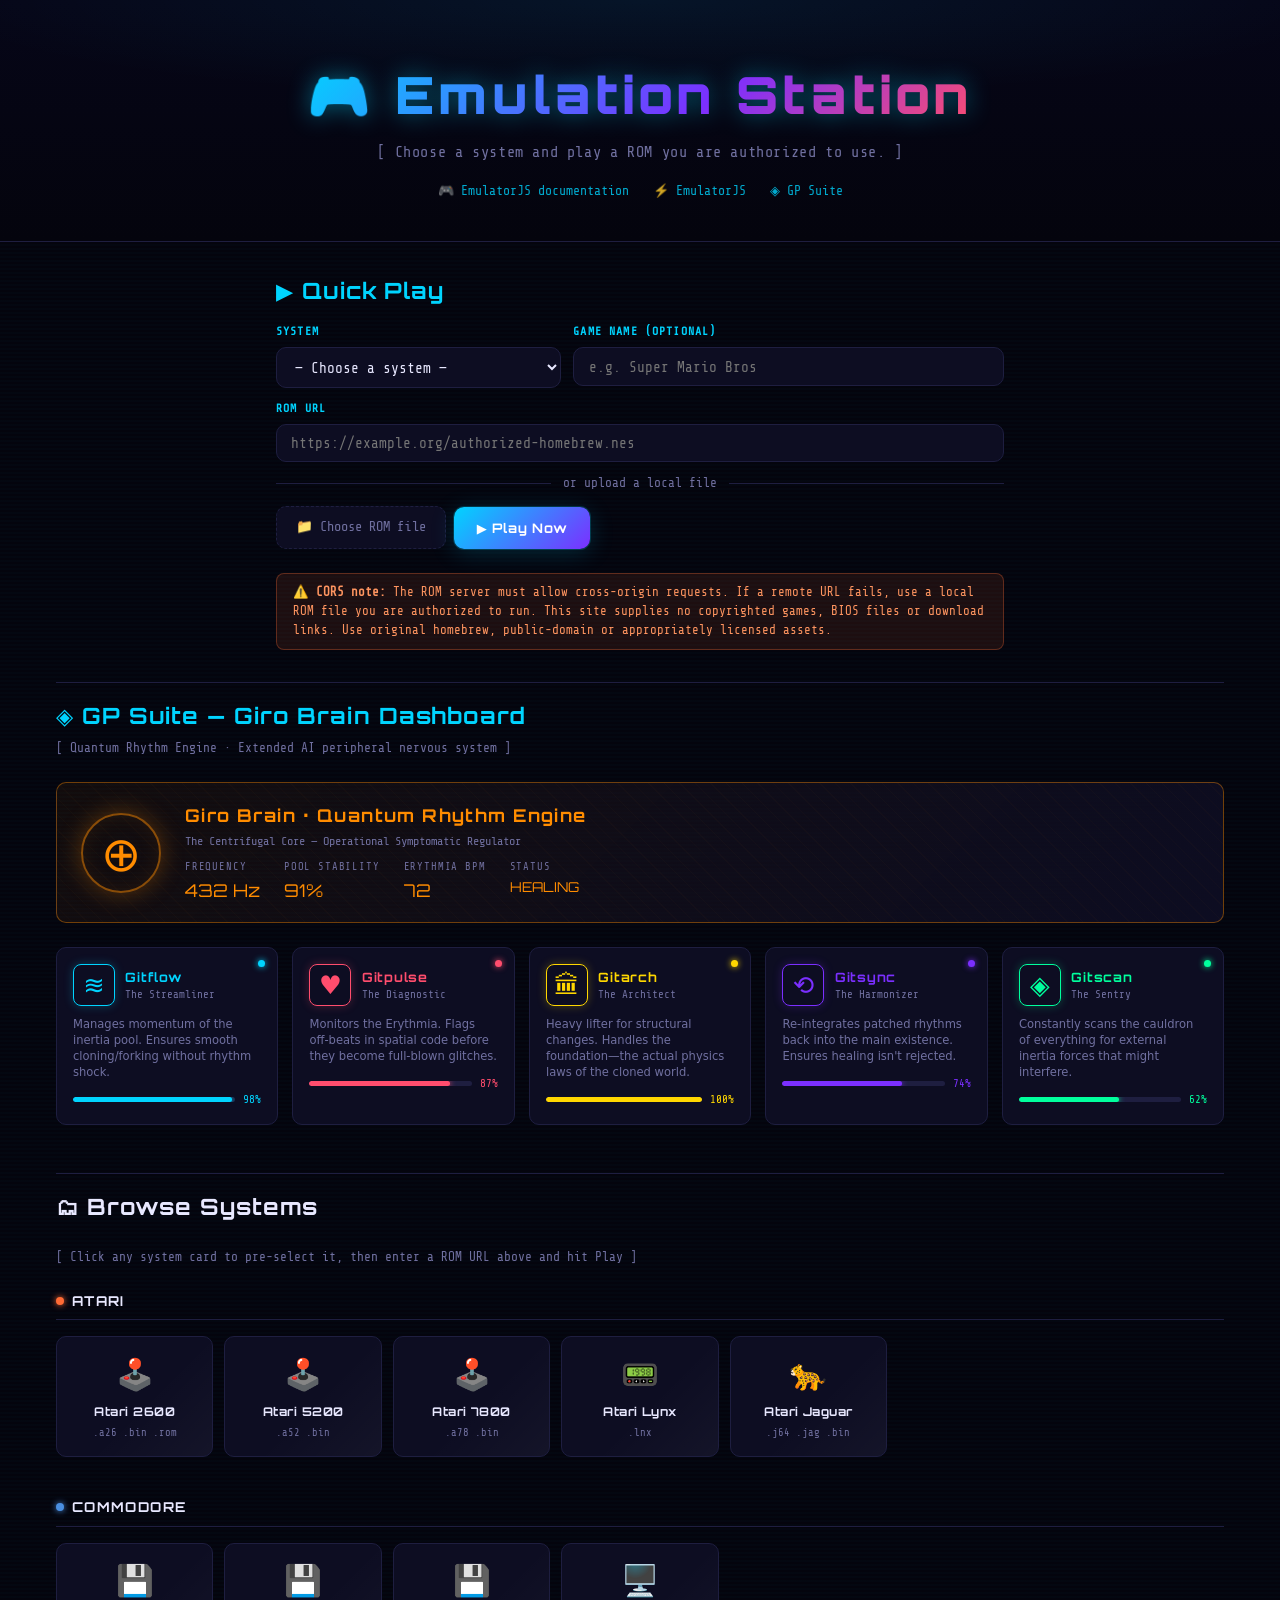
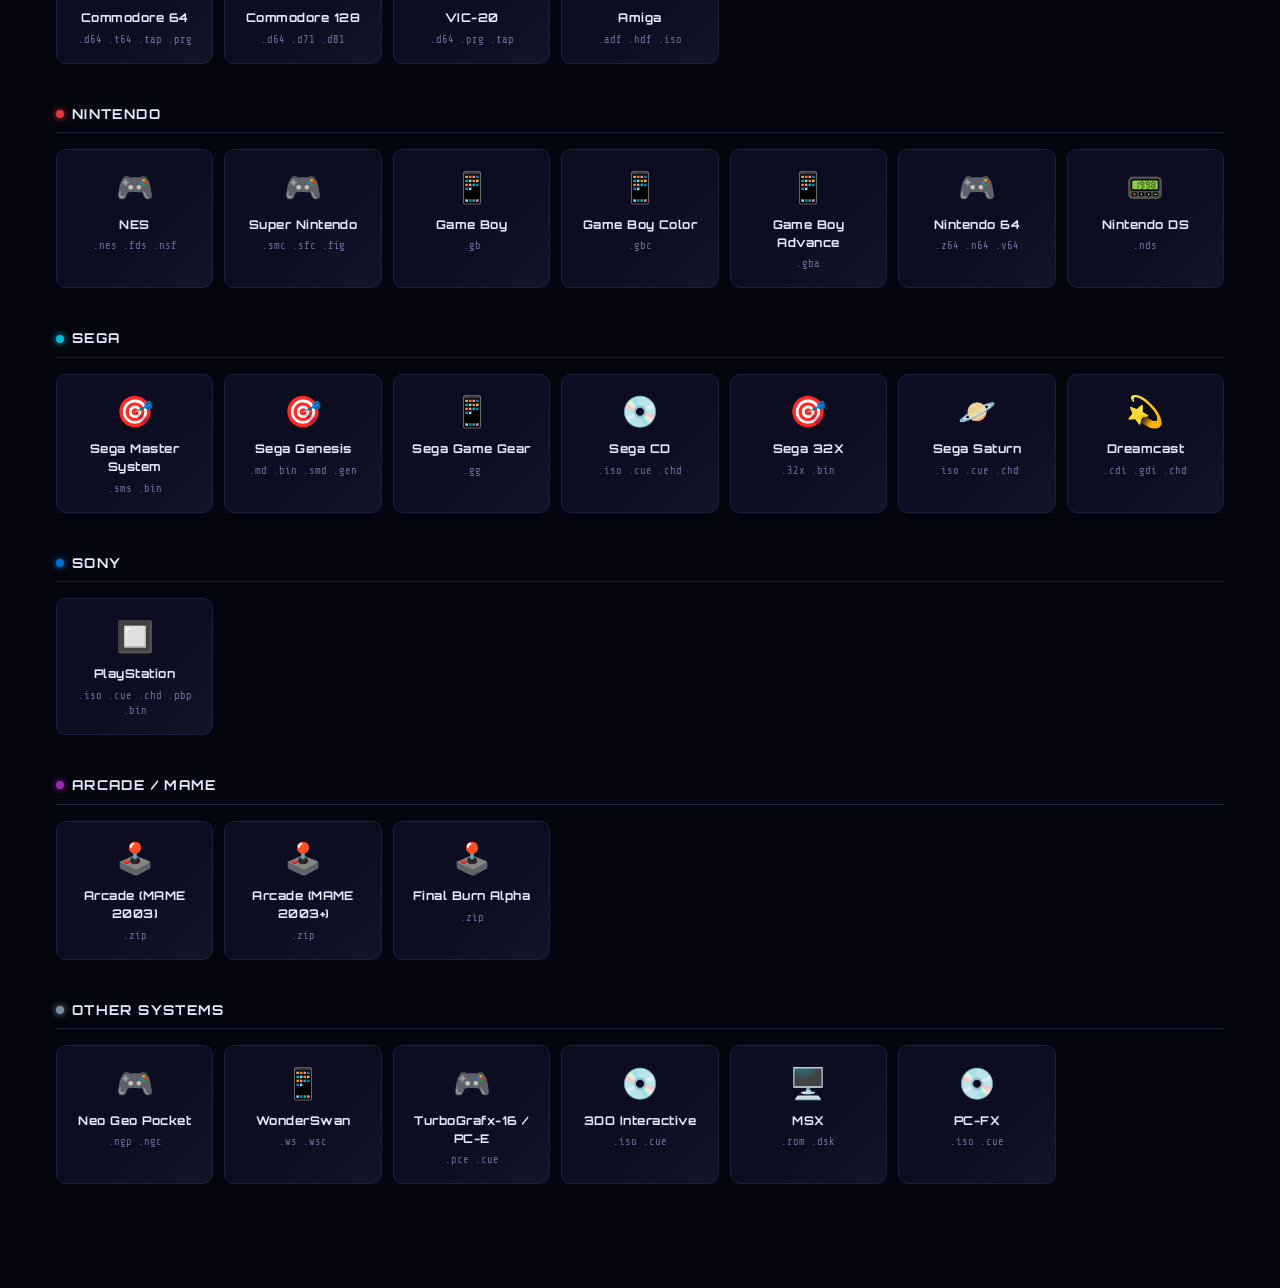
<file: index.html>
<!DOCTYPE html>
<html lang="en">
<head>
  <meta charset="UTF-8" />
  <meta name="viewport" content="width=device-width, initial-scale=1.0" />
  <title>Emulation Station – Play Any Game, Any System</title>
  <meta name="description" content="Web-based emulation station supporting Atari, Commodore, NES, SNES, N64, GBA, DS, Genesis, Dreamcast, PlayStation and more. Load authorized homebrew or licensed game ROMs from HTTPS URLs or local files." />
  <link rel="stylesheet" href="styles.css" />
  <style>
    /* ── Page-specific overrides ── */
    .page-wrapper { max-width: 1200px; margin: 0 auto; }
    .cors-note {
      background: rgba(255, 107, 53, .10);
      border: 1px solid rgba(255, 107, 53, .30);
      border-radius: 8px;
      padding: .6rem 1rem;
      font-family: var(--font-mono);
      font-size: .78rem;
      color: #ff9560;
      margin-top: .75rem;
    }
    .cors-note a { color: #ff9560; text-decoration: underline; }
    .launch-bar {
      display: flex;
      gap: .5rem;
      flex-wrap: wrap;
      align-items: flex-end;
    }
    .launch-bar > .btn { height: 42px; }
  </style>
</head>
<body>

<!-- ══ Header ══════════════════════════════════════════════════════════════ -->
<header class="site-header">
  <div class="logo">🎮 Emulation Station</div>
  <p class="tagline">[ Choose a system and play a ROM you are authorized to use. ]</p>
  <nav class="header-links" aria-label="External links">
    <a href="https://emulatorjs.org/docs/" target="_blank" rel="noopener">🎮 EmulatorJS documentation</a>
    <a href="https://emulatorjs.org" target="_blank" rel="noopener">⚡ EmulatorJS</a>
    <a href="#gp-suite">◈ GP Suite</a>
  </nav>
</header>

<div class="page-wrapper">

  <!-- ══ Quick-Play ════════════════════════════════════════════════════════ -->
  <section class="quick-play" aria-label="Quick play">
    <h2>▶ Quick Play</h2>

    <div class="quick-play-form">

      <!-- Row 1: system + name -->
      <div class="form-row">
        <div class="input-group">
          <label for="systemSelect">System</label>
          <select id="systemSelect">
            <option value="">— Choose a system —</option>
          </select>
        </div>
        <div class="input-group" style="flex:2 1 260px">
          <label for="gameName">Game name (optional)</label>
          <input type="text" id="gameName" placeholder="e.g. Super Mario Bros" />
        </div>
      </div>

      <!-- Row 2: URL input -->
      <div class="input-group">
        <label for="romUrl">ROM URL</label>
        <input type="url" id="romUrl" placeholder="https://example.org/authorized-homebrew.nes" autocomplete="off" />
      </div>

      <!-- Row 3: OR / file upload / launch -->
      <div class="or-divider">or upload a local file</div>

      <div class="launch-bar">
        <label class="file-upload-label" for="romFile" title="Upload a local ROM file">
          📁 Choose ROM file
          <input type="file" id="romFile" accept=".nes,.smc,.sfc,.gb,.gbc,.gba,.z64,.n64,.v64,.nds,.md,.gen,.bin,.sms,.gg,.psx,.iso,.cue,.chd,.pbp,.a26,.a52,.a78,.lnx,.j64,.d64,.prg,.tap,.ngp,.ngc,.ws,.wsc,.pce,.adf,.32x,.gdi,.cdi,.zip,.rom" />
        </label>
        <button class="btn btn-primary" id="launchBtn" onclick="handleLaunch()">
          ▶ Play Now
        </button>
      </div>

      <p class="cors-note">
        ⚠️ <strong>CORS note:</strong> The ROM server must allow cross-origin requests.
        If a remote URL fails, use a local ROM file you are authorized to run. This site supplies no copyrighted games, BIOS files or download links. Use original homebrew, public-domain or appropriately licensed assets.
      </p>
    </div>
  </section>

  <!-- ══ Recent ROMs ════════════════════════════════════════════════════════ -->
  <section class="recent-section" aria-label="Recent games" id="recentSection" style="display:none">
    <h2>🕘 Recent Games</h2>
    <ul id="recentList" aria-label="Recently played games"></ul>
    <button class="btn btn-secondary" style="margin-top:.5rem;font-size:.78rem;padding:.35rem .8rem"
            onclick="clearRecent()">Clear history</button>
  </section>

  <!-- ══ GP Suite Dashboard ════════════════════════════════════════════════ -->
  <section class="gp-suite-section" id="gp-suite" aria-label="GP Suite AI Dashboard">
    <h2>◈ GP Suite — Giro Brain Dashboard</h2>
    <p class="gp-subtitle">[ Quantum Rhythm Engine · Extended AI peripheral nervous system ]</p>

    <!-- Giro Brain core panel -->
    <div class="giro-brain-panel" id="giroBrainPanel">
      <div class="giro-core-symbol" id="giroCoreSymbol">⊕</div>
      <div class="giro-brain-info">
        <h3>Giro Brain · Quantum Rhythm Engine</h3>
        <p class="giro-sub">The Centrifugal Core — Operational Symptomatic Regulator</p>
        <div class="giro-stats">
          <div class="giro-stat">
            <span class="giro-stat-label">Frequency</span>
            <span class="giro-stat-value" id="giroFreq">432 Hz</span>
          </div>
          <div class="giro-stat">
            <span class="giro-stat-label">Pool Stability</span>
            <span class="giro-stat-value" id="giroStability">91%</span>
          </div>
          <div class="giro-stat">
            <span class="giro-stat-label">Erythmia BPM</span>
            <span class="giro-stat-value" id="giroBPM">72</span>
          </div>
          <div class="giro-stat">
            <span class="giro-stat-label">Status</span>
            <span class="giro-stat-value status-healing" id="giroStatus">HEALING</span>
          </div>
        </div>
      </div>
    </div>

    <!-- Agent cards grid -->
    <div class="gp-agents-grid" id="gpAgentsGrid"></div>
  </section>

  <!-- ══ System Browser ════════════════════════════════════════════════════ -->
  <section class="systems-section" aria-label="System browser">
    <h2>🗂 Browse Systems</h2>
    <p style="color:var(--text-muted);font-family:var(--font-mono);font-size:.8rem;margin-bottom:1.5rem">
      [ Click any system card to pre-select it, then enter a ROM URL above and hit Play ]
    </p>
    <div id="categoriesContainer"></div>
  </section>

</div><!-- /.page-wrapper -->

<!-- ══ Toast ══════════════════════════════════════════════════════════════ -->
<div id="toast" class="toast" role="status" aria-live="polite"></div>

<!-- ══ Scripts ══════════════════════════════════════════════════════════════ -->
<script src="app.js"></script>
<script>
(function () {
  /* ── Build system <select> ── */
  const sel = document.getElementById('systemSelect');
  CATEGORIES.forEach(cat => {
    const group = document.createElement('optgroup');
    group.label = cat.label;
    SYSTEMS.filter(s => s.cat === cat.id).forEach(sys => {
      const opt = document.createElement('option');
      opt.value = sys.id;
      opt.textContent = sys.name;
      group.appendChild(opt);
    });
    sel.appendChild(group);
  });

  /* ── Build system cards grid ── */
  const container = document.getElementById('categoriesContainer');
  CATEGORIES.forEach(cat => {
    const systems = SYSTEMS.filter(s => s.cat === cat.id);
    if (!systems.length) return;

    const block = document.createElement('div');
    block.className = 'category-block';
    block.innerHTML = `
      <div class="category-title">
        <span class="category-dot" style="background:${cat.color};color:${cat.color}"></span>
        ${cat.label}
      </div>
      <div class="system-grid" id="grid-${cat.id}"></div>`;
    container.appendChild(block);

    const grid = block.querySelector('.system-grid');
    systems.forEach(sys => {
      const card = document.createElement('div');
      card.className = 'system-card';
      card.style.cssText = `--cat-color:${cat.color}`;
      card.innerHTML = `
        <div class="system-icon">${sys.icon}</div>
        <div class="system-name">${sys.name}</div>
        <div class="system-exts">${sys.exts}</div>`;
      card.style.borderColor = 'var(--border)';

      card.addEventListener('click', () => {
        document.querySelectorAll('.system-card').forEach(c => {
          c.classList.remove('selected');
          c.style.borderColor = 'var(--border)';
          c.style.boxShadow   = '';
        });
        card.classList.add('selected');
        card.style.borderColor = cat.color;
        card.style.boxShadow   = `0 0 0 2px ${cat.color}44, 0 0 16px ${cat.color}22`;
        document.getElementById('systemSelect').value = sys.id;
        document.querySelector('.quick-play').scrollIntoView({ behavior: 'smooth', block: 'start' });
      });

      grid.appendChild(card);
    });
  });

  /* ── Local ROM storage key (shared with emulator.html) ── */
  var LOCAL_ROM_KEY = 'es_local_rom_v1';

  /* ── File input – read ROM into sessionStorage as Data URL ── */
  document.getElementById('romFile').addEventListener('change', function () {
    if (!this.files || !this.files[0]) return;
    const file = this.files[0];
    window._localRomName = file.name.replace(/\.[^.]+$/, '');

    const nameInput = document.getElementById('gameName');
    if (!nameInput.value) nameInput.value = window._localRomName;

    const ext   = ('.' + file.name.split('.').pop()).toLowerCase();
    const match = SYSTEMS.find(function (s) { return s.exts.split(' ').includes(ext); });
    if (match) {
      document.getElementById('systemSelect').value = match.id;
      document.querySelectorAll('.system-card').forEach(function (c) {
        c.classList.remove('selected');
        c.style.borderColor = 'var(--border)';
        c.style.boxShadow   = '';
      });
    }

    const reader = new FileReader();
    reader.onload = function () {
      try {
        sessionStorage.setItem(LOCAL_ROM_KEY, reader.result);
        sessionStorage.setItem(LOCAL_ROM_KEY + ':name', file.name);
        showToast('📁 Loaded: ' + file.name);
      } catch (e) {
        showToast('⚠️ ROM file exceeds browser session storage quota. Try a smaller file.');
      }
    };
    reader.onerror = function () { showToast('⚠️ Could not read that ROM file.'); };
    reader.readAsDataURL(file);
  });

  /* ── Recent ROMs ── */
  function renderRecent() {
    const list    = getRecentROMs();
    const section = document.getElementById('recentSection');
    const ul      = document.getElementById('recentList');
    ul.innerHTML  = '';

    if (!list.length) { section.style.display = 'none'; return; }
    section.style.display = 'block';

    list.forEach(entry => {
      const sys = getSystem(entry.sysId);
      const li  = document.createElement('li');
      li.className = 'recent-item';
      li.innerHTML = `
        <div class="recent-item-info">
          <span>${sys ? sys.icon : '🎮'}</span>
          <span class="recent-item-name">${escHtml(entry.name)}</span>
        </div>
        <span class="recent-item-system">${sys ? sys.name : entry.sysId}</span>
        <span class="recent-item-play">▶</span>`;
      li.addEventListener('click', () => launchEmulator(entry.core, entry.rom, entry.name, entry.sysId));
      ul.appendChild(li);
    });
  }
  renderRecent();

  window.clearRecent = function () {
    clearRecentROMs();
    renderRecent();
    showToast('History cleared.');
  };

  /* ── Launch handler ── */
  window.handleLaunch = function () {
    const sysId = document.getElementById('systemSelect').value;
    const sys   = getSystem(sysId);
    if (!sys) { showToast('⚠️ Please choose a system first.'); return; }

    const name     = document.getElementById('gameName').value.trim() || window._localRomName || 'Game';
    const urlInput = document.getElementById('romUrl').value.trim();

    const hasLocal = !!sessionStorage.getItem(LOCAL_ROM_KEY);
    const rom      = hasLocal ? '__LOCAL__' : urlInput;

    if (!rom) { showToast('⚠️ Enter a ROM URL or upload a local file.'); return; }

    // Store history entry — use '__LOCAL__' as sentinel so the data URL is never saved to localStorage
    saveRecentROM({ name, core: sys.core, rom: hasLocal ? '__LOCAL__' : urlInput, sysId, ts: Date.now() });
    launchEmulator(sys.core, rom, name, sysId);
  };

  function escHtml(s) {
    return s.replace(/&/g,'&amp;').replace(/</g,'&lt;').replace(/>/g,'&gt;');
  }

  /* ── Keyboard shortcut: Enter key on URL input ── */
  document.getElementById('romUrl').addEventListener('keydown', e => {
    if (e.key === 'Enter') handleLaunch();
  });

  /* ── GP Suite Dashboard ── */
  (function buildGPSuite() {
    const grid = document.getElementById('gpAgentsGrid');

    GP_AGENTS.forEach(agent => {
      const card = document.createElement('div');
      card.className   = 'gp-agent-card';
      card.id          = `agent-${agent.id}`;
      card.style.setProperty('--agent-color', agent.color);
      card.innerHTML = `
        <div class="gp-status-dot"></div>
        <div class="gp-agent-header">
          <div class="gp-agent-symbol">${agent.symbol}</div>
          <div class="gp-agent-label">
            <h4>${agent.name}</h4>
            <div class="gp-agent-title">${agent.title}</div>
          </div>
        </div>
        <p class="gp-agent-role">${agent.role}</p>
        <div class="gp-health-bar-wrap">
          <div class="gp-health-bar">
            <div class="gp-health-fill" id="health-fill-${agent.id}" style="width:${agent.health}%"></div>
          </div>
          <span class="gp-health-pct" id="health-pct-${agent.id}">${agent.health}%</span>
        </div>`;
      grid.appendChild(card);
    });

    /* Heartbeat tick – update health bars every 3 s */
    let agents = GP_AGENTS.slice();
    setInterval(() => {
      agents = gpHeartbeat(agents);
      agents.forEach(a => {
        const fill = document.getElementById(`health-fill-${a.id}`);
        const pct  = document.getElementById(`health-pct-${a.id}`);
        if (fill) fill.style.width = a.health + '%';
        if (pct)  pct.textContent  = a.health + '%';
      });

      /* Giro Brain pulse */
      const bpmDelta  = Math.round((Math.random() - 0.5) * 4);
      const newBPM    = Math.max(55, Math.min(110, GIRO_BRAIN.erythmiaBPM + bpmDelta));
      GIRO_BRAIN.erythmiaBPM = newBPM;
      const bpmEl = document.getElementById('giroBPM');
      if (bpmEl) bpmEl.textContent = newBPM;

      const stabilityDelta = (Math.random() - 0.5) * 2;
      GIRO_BRAIN.poolStability = Math.max(50, Math.min(100, GIRO_BRAIN.poolStability + stabilityDelta));
      const stEl = document.getElementById('giroStability');
      if (stEl) stEl.textContent = Math.round(GIRO_BRAIN.poolStability) + '%';
    }, 3000);
  })();

})();
</script>
<script src="https://www-infinity4.github.io/Mint-For-Infinity/infinity-wallet-menu.js?v=20260814-menu2"></script></body>
</html>
</file>
<file: styles.css>
/* =====================================================
   Emulation Station – Global Styles
   Sci-fi alien-radio HUD theme · neon cyan + violet
   ===================================================== */

@import url('https://fonts.googleapis.com/css2?family=Orbitron:wght@400;700;900&family=Share+Tech+Mono&display=swap');

:root {
  --bg-primary:   #04040d;
  --bg-secondary: #080818;
  --bg-card:      #0d0d22;
  --bg-card-hover:#121230;
  --accent:       #00d4ff;
  --accent2:      #7b2fff;
  --accent3:      #ff4d6d;
  --accent-gold:  #ffd700;
  --accent-green: #00ff9d;
  --accent-atari:     #ff6b35;
  --accent-commodore: #4a8fe2;
  --accent-nintendo:  #e53935;
  --accent-sega:      #00bcd4;
  --accent-sony:      #0070d1;
  --accent-arcade:    #9c27b0;
  --accent-other:     #78909c;
  --text:         #e8e8ff;
  --text-muted:   #7070a0;
  --border:       #1e1e40;
  --border-glow:  rgba(0, 212, 255, 0.35);
  --shadow:       rgba(0, 212, 255, 0.18);
  --shadow2:      rgba(123, 47, 255, 0.25);
  --radius:       10px;
  --transition:   0.2s ease;
  --font-hud:     'Orbitron', 'Segoe UI', system-ui, sans-serif;
  --font-mono:    'Share Tech Mono', 'Courier New', monospace;
}

*, *::before, *::after { box-sizing: border-box; margin: 0; padding: 0; }

html { scroll-behavior: smooth; }

body {
  font-family: 'Segoe UI', system-ui, -apple-system, sans-serif;
  background: var(--bg-primary);
  color: var(--text);
  min-height: 100vh;
  line-height: 1.5;
  /* subtle scanline texture */
  background-image:
    repeating-linear-gradient(
      0deg,
      transparent,
      transparent 2px,
      rgba(0, 212, 255, 0.015) 2px,
      rgba(0, 212, 255, 0.015) 4px
    );
}

/* ── Scrollbar ─────────────────────────────────────── */
::-webkit-scrollbar { width: 6px; }
::-webkit-scrollbar-track { background: var(--bg-secondary); }
::-webkit-scrollbar-thumb { background: var(--accent2); border-radius: 3px; }
::-webkit-scrollbar-thumb:hover { background: var(--accent); }

/* ── Typography ────────────────────────────────────── */
h1, h2, h3 { font-family: var(--font-hud); font-weight: 700; letter-spacing: 0.04em; }
h1 { font-size: clamp(1.8rem, 5vw, 3rem); }
h2 { font-size: clamp(1.1rem, 3vw, 1.4rem); }
a { color: var(--accent); text-decoration: none; }
a:hover { text-decoration: underline; color: #fff; }

/* ── Utility ───────────────────────────────────────── */
.sr-only {
  position: absolute; width: 1px; height: 1px;
  padding: 0; margin: -1px; overflow: hidden;
  clip: rect(0,0,0,0); white-space: nowrap; border: 0;
}

/* ── Neon text glow helper ─────────────────────────── */
.neon-text {
  text-shadow: 0 0 8px currentColor, 0 0 20px currentColor;
}

/* ── HUD corner brackets ───────────────────────────── */
.hud-box {
  position: relative;
  border: 1px solid var(--border);
  border-radius: var(--radius);
  padding: 1.25rem;
  background: var(--bg-card);
}
.hud-box::before,
.hud-box::after {
  content: '';
  position: absolute;
  width: 14px; height: 14px;
  border-color: var(--accent);
  border-style: solid;
}
.hud-box::before { top: -1px; left: -1px; border-width: 2px 0 0 2px; border-radius: 3px 0 0 0; }
.hud-box::after  { bottom: -1px; right: -1px; border-width: 0 2px 2px 0; border-radius: 0 0 3px 0; }

/* ════════════════════════════════════════════════════
   LAUNCHER (index.html)
   ════════════════════════════════════════════════════ */

/* ── Site header ───────────────────────────────────── */
.site-header {
  text-align: center;
  padding: 3.5rem 1rem 2.5rem;
  background: linear-gradient(180deg, #060618 0%, var(--bg-primary) 100%);
  border-bottom: 1px solid var(--border);
  position: relative;
  overflow: hidden;
}
.site-header::before {
  content: '';
  position: absolute;
  inset: 0;
  background: radial-gradient(ellipse 80% 60% at 50% 0%, rgba(0,212,255,.07) 0%, transparent 70%);
  pointer-events: none;
}
.logo {
  display: inline-flex;
  align-items: center;
  gap: .6rem;
  font-family: var(--font-hud);
  font-size: clamp(1.8rem, 6vw, 3.2rem);
  font-weight: 900;
  letter-spacing: 0.08em;
  background: linear-gradient(135deg, var(--accent) 0%, var(--accent2) 60%, var(--accent3) 100%);
  -webkit-background-clip: text;
  -webkit-text-fill-color: transparent;
  background-clip: text;
  text-shadow: none;
  filter: drop-shadow(0 0 12px rgba(0,212,255,.45));
}
.tagline {
  margin-top: .6rem;
  color: var(--text-muted);
  font-size: .95rem;
  font-family: var(--font-mono);
  letter-spacing: .04em;
}

/* ── Header nav links ──────────────────────────────── */
.header-links {
  display: flex;
  justify-content: center;
  gap: 1.5rem;
  margin-top: 1rem;
  font-family: var(--font-mono);
  font-size: .82rem;
}
.header-links a {
  color: var(--accent);
  opacity: .8;
  transition: opacity var(--transition), color var(--transition);
  display: flex;
  align-items: center;
  gap: .3rem;
}
.header-links a:hover { opacity: 1; color: #fff; text-decoration: none; }

/* ── Quick-play section ────────────────────────────── */
.quick-play {
  max-width: 760px;
  margin: 2rem auto;
  padding: 0 1rem;
}
.quick-play h2 {
  margin-bottom: 1rem;
  color: var(--accent);
  font-family: var(--font-hud);
}
.quick-play-form {
  display: flex;
  flex-direction: column;
  gap: .75rem;
}
.form-row {
  display: flex;
  gap: .75rem;
  flex-wrap: wrap;
}
.form-row > * { flex: 1 1 200px; }

.input-group {
  display: flex;
  flex-direction: column;
  gap: .4rem;
}
.input-group label {
  font-size: .72rem;
  font-weight: 600;
  font-family: var(--font-mono);
  color: var(--accent);
  text-transform: uppercase;
  letter-spacing: .1em;
}

select, input[type="url"], input[type="text"] {
  width: 100%;
  padding: .65rem .9rem;
  border: 1px solid var(--border);
  border-radius: var(--radius);
  background: var(--bg-card);
  color: var(--text);
  font-family: var(--font-mono);
  font-size: .9rem;
  transition: border-color var(--transition), box-shadow var(--transition);
  outline: none;
}
select:focus,
input[type="url"]:focus,
input[type="text"]:focus {
  border-color: var(--accent);
  box-shadow: 0 0 0 3px var(--shadow), inset 0 0 8px rgba(0,212,255,.04);
}
select option { background: var(--bg-card); }

/* ── Buttons ───────────────────────────────────────── */
.btn {
  display: inline-flex;
  align-items: center;
  justify-content: center;
  gap: .4rem;
  padding: .65rem 1.4rem;
  border: none;
  border-radius: var(--radius);
  font-family: var(--font-hud);
  font-size: .82rem;
  font-weight: 700;
  letter-spacing: .06em;
  cursor: pointer;
  transition: opacity var(--transition), transform var(--transition), box-shadow var(--transition);
  white-space: nowrap;
}
.btn:hover { opacity: .9; transform: translateY(-1px); }
.btn:active { transform: translateY(0); opacity: 1; }

.btn-primary {
  background: linear-gradient(135deg, var(--accent) 0%, var(--accent2) 100%);
  color: #fff;
  box-shadow: 0 4px 24px var(--shadow), 0 0 0 1px rgba(0,212,255,.2);
}
.btn-primary:hover { box-shadow: 0 6px 32px var(--shadow), 0 0 16px rgba(0,212,255,.3); }

.btn-secondary {
  background: var(--bg-card);
  color: var(--text);
  border: 1px solid var(--border);
}
.btn-secondary:hover { border-color: var(--accent); color: var(--accent); }

.btn-danger {
  background: #c0213e;
  color: #fff;
}

.btn-genie {
  background: linear-gradient(135deg, #ffd700 0%, #ff8c00 100%);
  color: #000;
  box-shadow: 0 4px 20px rgba(255,215,0,.3);
}
.btn-genie:hover { box-shadow: 0 6px 28px rgba(255,215,0,.5); }

/* ── File upload ───────────────────────────────────── */
.file-upload-label {
  display: flex;
  align-items: center;
  justify-content: center;
  gap: .5rem;
  padding: .65rem 1.2rem;
  border: 1px dashed var(--border);
  border-radius: var(--radius);
  background: var(--bg-card);
  color: var(--text-muted);
  cursor: pointer;
  font-size: .85rem;
  font-family: var(--font-mono);
  transition: border-color var(--transition), color var(--transition);
}
.file-upload-label:hover { border-color: var(--accent); color: var(--accent); }
input[type="file"] { display: none; }

/* ── Divider ───────────────────────────────────────── */
.or-divider {
  display: flex;
  align-items: center;
  gap: .75rem;
  color: var(--text-muted);
  font-size: .8rem;
  font-family: var(--font-mono);
}
.or-divider::before,
.or-divider::after {
  content: '';
  flex: 1;
  height: 1px;
  background: var(--border);
}

/* ── Recent ROMs ───────────────────────────────────── */
.recent-section {
  max-width: 760px;
  margin: 0 auto 2rem;
  padding: 0 1rem;
}
.recent-section h2 {
  margin-bottom: .75rem;
  color: var(--text-muted);
  font-size: .8rem;
  font-family: var(--font-mono);
  text-transform: uppercase;
  letter-spacing: .1em;
}
#recentList { list-style: none; display: flex; flex-direction: column; gap: .4rem; }
.recent-item {
  display: flex;
  align-items: center;
  justify-content: space-between;
  gap: .75rem;
  padding: .55rem .9rem;
  border: 1px solid var(--border);
  border-radius: var(--radius);
  background: var(--bg-card);
  font-size: .85rem;
  cursor: pointer;
  transition: border-color var(--transition), background var(--transition);
}
.recent-item:hover { border-color: var(--accent); background: var(--bg-card-hover); }
.recent-item-info { display: flex; align-items: center; gap: .5rem; overflow: hidden; }
.recent-item-name { font-weight: 600; white-space: nowrap; overflow: hidden; text-overflow: ellipsis; font-family: var(--font-mono); }
.recent-item-system { color: var(--text-muted); font-size: .75rem; white-space: nowrap; font-family: var(--font-mono); }
.recent-item-play { font-size: 1.1rem; flex-shrink: 0; }
.badge {
  font-size: .68rem;
  font-weight: 700;
  font-family: var(--font-mono);
  padding: .15rem .4rem;
  border-radius: 4px;
  text-transform: uppercase;
  letter-spacing: .05em;
  flex-shrink: 0;
}

/* ── System grid ───────────────────────────────────── */
.systems-section {
  max-width: 1200px;
  margin: 0 auto;
  padding: 0 1rem 4rem;
}
.systems-section > h2 {
  margin-bottom: 1.5rem;
  padding-top: 1rem;
  border-top: 1px solid var(--border);
}

.category-block { margin-bottom: 2.5rem; }
.category-title {
  display: flex;
  align-items: center;
  gap: .5rem;
  font-family: var(--font-hud);
  font-size: .85rem;
  font-weight: 700;
  text-transform: uppercase;
  letter-spacing: .1em;
  margin-bottom: 1rem;
  padding-bottom: .5rem;
  border-bottom: 1px solid var(--border);
}
.category-dot {
  width: 8px; height: 8px;
  border-radius: 50%;
  flex-shrink: 0;
  box-shadow: 0 0 6px currentColor;
}

.system-grid {
  display: grid;
  grid-template-columns: repeat(auto-fill, minmax(150px, 1fr));
  gap: .7rem;
}
.system-card {
  display: flex;
  flex-direction: column;
  align-items: center;
  gap: .35rem;
  padding: .9rem .75rem;
  border: 1px solid var(--border);
  border-radius: var(--radius);
  background: var(--bg-card);
  cursor: pointer;
  transition: border-color var(--transition), background var(--transition), transform var(--transition), box-shadow var(--transition);
  text-align: center;
  position: relative;
  overflow: hidden;
  user-select: none;
}
.system-card::before {
  content: '';
  position: absolute;
  inset: 0;
  background: linear-gradient(135deg, transparent 55%, rgba(255,255,255,.03) 100%);
  pointer-events: none;
}
.system-card:hover {
  transform: translateY(-3px);
  box-shadow: 0 8px 28px rgba(0,0,0,.5), 0 0 12px var(--border-glow);
}
.system-card.selected {
  background: var(--bg-card-hover);
}
.system-icon { font-size: 1.9rem; }
.system-name { font-size: .75rem; font-weight: 700; font-family: var(--font-hud); letter-spacing: .04em; }
.system-exts { font-size: .65rem; color: var(--text-muted); font-family: var(--font-mono); }

/* ════════════════════════════════════════════════════
   GP SUITE DASHBOARD
   ════════════════════════════════════════════════════ */

.gp-suite-section {
  max-width: 1200px;
  margin: 0 auto 3rem;
  padding: 0 1rem;
}
.gp-suite-section > h2 {
  margin-bottom: .4rem;
  padding-top: 1rem;
  border-top: 1px solid var(--border);
  color: var(--accent);
}
.gp-suite-section > .gp-subtitle {
  color: var(--text-muted);
  font-family: var(--font-mono);
  font-size: .8rem;
  margin-bottom: 1.5rem;
}

/* Giro Brain Core */
.giro-brain-panel {
  display: flex;
  align-items: center;
  gap: 1.5rem;
  padding: 1.2rem 1.5rem;
  margin-bottom: 1.5rem;
  border: 1px solid rgba(255, 140, 0, .4);
  border-radius: var(--radius);
  background: linear-gradient(135deg, rgba(255,140,0,.06) 0%, var(--bg-card) 100%);
  position: relative;
  overflow: hidden;
}
.giro-brain-panel::after {
  content: '';
  position: absolute;
  inset: 0;
  background: repeating-linear-gradient(
    45deg,
    transparent,
    transparent 10px,
    rgba(255,140,0,.018) 10px,
    rgba(255,140,0,.018) 11px
  );
  pointer-events: none;
}
.giro-core-symbol {
  font-size: 3rem;
  width: 80px; height: 80px;
  display: flex;
  align-items: center;
  justify-content: center;
  border-radius: 50%;
  border: 2px solid rgba(255,140,0,.5);
  color: #ff8c00;
  flex-shrink: 0;
  animation: giroPulse 2s ease-in-out infinite;
  font-family: var(--font-hud);
  box-shadow: 0 0 24px rgba(255,140,0,.3), inset 0 0 20px rgba(255,140,0,.08);
}
@keyframes giroPulse {
  0%, 100% { transform: rotate(0deg) scale(1);   box-shadow: 0 0 20px rgba(255,140,0,.3); }
  50%       { transform: rotate(10deg) scale(1.05); box-shadow: 0 0 40px rgba(255,140,0,.5); }
}
.giro-brain-info { flex: 1; min-width: 0; }
.giro-brain-info h3 {
  font-family: var(--font-hud);
  font-size: 1.1rem;
  color: #ff8c00;
  margin-bottom: .2rem;
  letter-spacing: .08em;
}
.giro-brain-info .giro-sub {
  font-family: var(--font-mono);
  font-size: .75rem;
  color: var(--text-muted);
  margin-bottom: .6rem;
}
.giro-stats {
  display: flex;
  gap: 1.5rem;
  flex-wrap: wrap;
}
.giro-stat {
  display: flex;
  flex-direction: column;
  gap: .1rem;
}
.giro-stat-label {
  font-family: var(--font-mono);
  font-size: .65rem;
  color: var(--text-muted);
  text-transform: uppercase;
  letter-spacing: .08em;
}
.giro-stat-value {
  font-family: var(--font-hud);
  font-size: 1.1rem;
  color: #ff8c00;
}

/* GP Agent grid */
.gp-agents-grid {
  display: grid;
  grid-template-columns: repeat(auto-fill, minmax(200px, 1fr));
  gap: .9rem;
}
.gp-agent-card {
  padding: 1rem;
  border-radius: var(--radius);
  background: var(--bg-card);
  border: 1px solid var(--border);
  transition: border-color var(--transition), box-shadow var(--transition);
  position: relative;
  overflow: hidden;
}
.gp-agent-card:hover {
  border-color: var(--agent-color, var(--accent));
  box-shadow: 0 0 18px color-mix(in srgb, var(--agent-color, var(--accent)) 30%, transparent);
}
.gp-agent-header {
  display: flex;
  align-items: center;
  gap: .65rem;
  margin-bottom: .6rem;
}
.gp-agent-symbol {
  font-size: 1.6rem;
  width: 42px; height: 42px;
  display: flex;
  align-items: center;
  justify-content: center;
  border-radius: 8px;
  border: 1px solid;
  border-color: var(--agent-color, var(--accent));
  color: var(--agent-color, var(--accent));
  flex-shrink: 0;
  box-shadow: 0 0 10px color-mix(in srgb, var(--agent-color, var(--accent)) 25%, transparent);
}
.gp-agent-label h4 {
  font-family: var(--font-hud);
  font-size: .8rem;
  color: var(--agent-color, var(--accent));
  letter-spacing: .06em;
}
.gp-agent-label .gp-agent-title {
  font-family: var(--font-mono);
  font-size: .68rem;
  color: var(--text-muted);
}
.gp-agent-role {
  font-size: .72rem;
  color: var(--text-muted);
  line-height: 1.4;
  margin-bottom: .7rem;
}
.gp-health-bar-wrap {
  display: flex;
  align-items: center;
  gap: .5rem;
}
.gp-health-bar {
  flex: 1;
  height: 5px;
  background: var(--border);
  border-radius: 3px;
  overflow: hidden;
}
.gp-health-fill {
  height: 100%;
  border-radius: 3px;
  background: var(--agent-color, var(--accent));
  transition: width 1s ease;
  box-shadow: 0 0 6px var(--agent-color, var(--accent));
}
.gp-health-pct {
  font-family: var(--font-mono);
  font-size: .68rem;
  color: var(--agent-color, var(--accent));
  white-space: nowrap;
}
.gp-status-dot {
  position: absolute;
  top: .75rem; right: .75rem;
  width: 7px; height: 7px;
  border-radius: 50%;
  background: var(--agent-color, var(--accent));
  box-shadow: 0 0 6px var(--agent-color, var(--accent));
  animation: statusBlink 1.8s ease-in-out infinite;
}
@keyframes statusBlink {
  0%, 100% { opacity: 1; }
  50%       { opacity: 0.3; }
}

/* ════════════════════════════════════════════════════
   EMULATOR PAGE (emulator.html)
   ════════════════════════════════════════════════════ */

.emulator-page {
  display: flex;
  flex-direction: column;
  min-height: 100vh;
  background: #000;
}

/* ── Top bar ───────────────────────────────────────── */
.emu-topbar {
  display: flex;
  align-items: center;
  gap: .5rem;
  padding: .5rem .75rem;
  background: #06060f;
  border-bottom: 1px solid #1a1a35;
  flex-shrink: 0;
  flex-wrap: wrap;
}
.emu-topbar .btn { padding: .4rem .8rem; font-size: .72rem; }
.game-title {
  flex: 1;
  font-family: var(--font-hud);
  font-size: .82rem;
  font-weight: 600;
  text-align: center;
  color: var(--accent);
  overflow: hidden;
  text-overflow: ellipsis;
  white-space: nowrap;
  text-shadow: 0 0 10px rgba(0,212,255,.4);
}

/* ── Game screen ───────────────────────────────────── */
#game {
  width: 100%;
  max-width: 900px;
  margin: 0 auto;
  background: #000;
  flex-shrink: 0;
}
#game canvas { display: block; width: 100% !important; height: auto !important; }

/* ── Loading overlay ───────────────────────────────── */
.loading-overlay {
  position: fixed;
  inset: 0;
  background: rgba(4,4,13,.97);
  display: flex;
  flex-direction: column;
  align-items: center;
  justify-content: center;
  gap: 1rem;
  z-index: 9999;
  transition: opacity .4s ease;
}
.loading-overlay.hidden { opacity: 0; pointer-events: none; }
.spinner {
  width: 48px; height: 48px;
  border: 3px solid var(--border);
  border-top-color: var(--accent);
  border-radius: 50%;
  animation: spin 1s linear infinite;
}
@keyframes spin { to { transform: rotate(360deg); } }
.loading-text {
  color: var(--text-muted);
  font-family: var(--font-mono);
  font-size: .85rem;
}

/* ── Virtual gamepad ───────────────────────────────── */
.virtual-gamepad {
  background: #06060f;
  border-top: 1px solid #1a1a35;
  padding: .75rem .5rem 1rem;
  user-select: none;
  flex-shrink: 0;
  max-width: 900px;
  width: 100%;
  margin: 0 auto;
}

.shoulder-row {
  display: flex;
  justify-content: space-between;
  margin-bottom: .6rem;
  gap: .4rem;
}
.shoulder-left,
.shoulder-right {
  display: flex;
  gap: .3rem;
}

.main-row {
  display: flex;
  align-items: center;
  justify-content: space-between;
  gap: .5rem;
}

/* D-pad */
.dpad {
  display: grid;
  grid-template-areas:
    ". up ."
    "left center right"
    ". down .";
  grid-template-columns: 40px 40px 40px;
  grid-template-rows: 40px 40px 40px;
  gap: 2px;
  flex-shrink: 0;
}
.dpad-up    { grid-area: up; }
.dpad-down  { grid-area: down; }
.dpad-left  { grid-area: left; }
.dpad-right { grid-area: right; }
.dpad-center {
  grid-area: center;
  background: #1a1a2e;
  border-radius: 3px;
}

/* Action button diamond */
.action-buttons {
  display: grid;
  grid-template-areas:
    ". y ."
    "x . a"
    ". b .";
  grid-template-columns: 40px 40px 40px;
  grid-template-rows: 40px 40px 40px;
  gap: 2px;
  flex-shrink: 0;
}
.btn-y { grid-area: y; }
.btn-x { grid-area: x; }
.btn-a { grid-area: a; }
.btn-b { grid-area: b; }

/* Center meta-buttons */
.center-buttons {
  display: flex;
  flex-direction: column;
  gap: .4rem;
  align-items: center;
}

/* ── Gamepad button styles ─────────────────────────── */
.gp-btn {
  display: flex;
  align-items: center;
  justify-content: center;
  border: none;
  outline: none;
  cursor: pointer;
  transition: background var(--transition), transform .08s, box-shadow .08s;
  font-weight: 700;
  font-size: .7rem;
  touch-action: none;
  -webkit-tap-highlight-color: transparent;
}
.gp-btn:active, .gp-btn.pressed {
  transform: scale(.9);
  box-shadow: none !important;
}

/* D-pad buttons */
.dpad-btn {
  width: 40px; height: 40px;
  background: #1a1a30;
  border-radius: 6px;
  color: var(--text);
  font-size: 1rem;
  box-shadow: 0 3px 0 #0a0a1a;
}
.dpad-btn:active, .dpad-btn.pressed {
  background: #252548;
  box-shadow: 0 1px 0 #0a0a1a;
}

/* Shoulder buttons */
.shoulder-btn {
  height: 32px;
  padding: 0 .8rem;
  background: #181830;
  border-radius: 8px 8px 4px 4px;
  color: var(--text-muted);
  box-shadow: 0 4px 0 #0a0a1a;
  font-size: .7rem;
  font-family: var(--font-hud);
  letter-spacing: .04em;
}
.shoulder-btn:active, .shoulder-btn.pressed {
  background: #222248;
  box-shadow: 0 1px 0 #0a0a1a;
}

/* Action buttons */
.action-btn {
  width: 40px; height: 40px;
  border-radius: 50%;
  font-size: .72rem;
  box-shadow: 0 3px 0 rgba(0,0,0,.6);
  font-family: var(--font-hud);
}
.btn-a { background: #1e7ed4; color: #fff; box-shadow: 0 3px 0 #0d4a8a; }
.btn-b { background: #c0213e; color: #fff; box-shadow: 0 3px 0 #8a0e25; }
.btn-x { background: #e07800; color: #fff; box-shadow: 0 3px 0 #995200; }
.btn-y { background: #2ea84a; color: #fff; box-shadow: 0 3px 0 #175c28; }
.btn-a:active, .btn-a.pressed { background: #0d4a8a; }
.btn-b:active, .btn-b.pressed { background: #8a0e25; }
.btn-x:active, .btn-x.pressed { background: #995200; }
.btn-y:active, .btn-y.pressed { background: #175c28; }

/* Meta buttons */
.meta-btn {
  padding: .3rem .6rem;
  background: #1a1a30;
  border-radius: 20px;
  color: var(--text-muted);
  font-size: .6rem;
  font-family: var(--font-hud);
  letter-spacing: .06em;
  box-shadow: 0 2px 0 #0a0a1a;
  height: 28px;
}
.meta-btn:active, .meta-btn.pressed {
  background: #262648;
  box-shadow: 0 0 0 #0a0a1a;
}

/* ── Toggle gamepad button ─────────────────────────── */
.toggle-gamepad-btn {
  position: fixed;
  bottom: 1rem;
  right: 1rem;
  width: 44px; height: 44px;
  border-radius: 50%;
  background: var(--accent2);
  color: #fff;
  border: none;
  font-size: 1.3rem;
  cursor: pointer;
  z-index: 100;
  box-shadow: 0 4px 16px rgba(123,47,255,.5);
  display: flex;
  align-items: center;
  justify-content: center;
  transition: background var(--transition), box-shadow var(--transition);
}
.toggle-gamepad-btn:hover { background: #6320cc; box-shadow: 0 4px 24px rgba(123,47,255,.7); }
.virtual-gamepad.hidden { display: none; }

/* ── Giro status value variant ─────────────────────── */
.giro-stat-value.status-healing { color: #ff8c00; font-size: .85rem; }

/* ── Game Genie Panel ──────────────────────────────── */
.genie-panel {
  background: #06060f;
  border-top: 1px solid #1a1a35;
  padding: .8rem 1rem;
  max-width: 900px;
  width: 100%;
  margin: 0 auto;
  font-family: var(--font-mono);
}
.genie-header {
  display: flex;
  align-items: center;
  gap: .6rem;
  margin-bottom: .75rem;
  cursor: pointer;
  user-select: none;
}
.genie-header h3 {
  font-family: var(--font-hud);
  font-size: .82rem;
  color: var(--accent-gold);
  letter-spacing: .08em;
  flex: 1;
}
.genie-header .genie-toggle-icon {
  font-size: .9rem;
  color: var(--text-muted);
  transition: transform .2s;
}
.genie-header.collapsed .genie-toggle-icon { transform: rotate(-90deg); }

.genie-body { display: flex; flex-direction: column; gap: .7rem; }
.genie-body.collapsed { display: none; }

.genie-stats-row {
  display: flex;
  gap: 1rem;
  flex-wrap: wrap;
  align-items: center;
}
.genie-stat {
  display: flex;
  flex-direction: column;
  align-items: center;
  gap: .1rem;
  min-width: 70px;
  padding: .4rem .7rem;
  border: 1px solid var(--border);
  border-radius: 8px;
  background: var(--bg-card);
}
.genie-stat-icon { font-size: 1.1rem; }
.genie-stat-val {
  font-family: var(--font-hud);
  font-size: 1.1rem;
  color: var(--accent-gold);
  line-height: 1;
}
.genie-stat-lbl {
  font-size: .6rem;
  color: var(--text-muted);
  text-transform: uppercase;
  letter-spacing: .07em;
}

.genie-xp-bar-wrap {
  flex: 1;
  min-width: 120px;
  display: flex;
  flex-direction: column;
  gap: .25rem;
}
.genie-xp-label {
  font-size: .65rem;
  color: var(--text-muted);
  display: flex;
  justify-content: space-between;
}
.genie-xp-bar {
  height: 6px;
  background: var(--border);
  border-radius: 3px;
  overflow: hidden;
}
.genie-xp-fill {
  height: 100%;
  background: linear-gradient(90deg, var(--accent2), var(--accent));
  border-radius: 3px;
  transition: width .5s ease;
  box-shadow: 0 0 8px rgba(0,212,255,.4);
}

.genie-cheat-row {
  display: flex;
  gap: .5rem;
  flex-wrap: wrap;
}
.genie-cheat-row input {
  flex: 1;
  min-width: 140px;
  font-family: var(--font-mono);
  font-size: .82rem;
  padding: .4rem .7rem;
  border: 1px solid var(--border);
  border-radius: 8px;
  background: var(--bg-card);
  color: var(--accent-gold);
  outline: none;
  text-transform: uppercase;
  letter-spacing: .1em;
}
.genie-cheat-row input:focus { border-color: var(--accent-gold); box-shadow: 0 0 8px rgba(255,215,0,.2); }

.genie-level-row {
  display: flex;
  gap: .5rem;
  flex-wrap: wrap;
  align-items: center;
}
.genie-level-row input { flex: 1; min-width: 140px; }
.genie-unlocked-levels {
  display: flex;
  gap: .35rem;
  flex-wrap: wrap;
  margin-top: .3rem;
}
.genie-level-badge {
  font-family: var(--font-hud);
  font-size: .62rem;
  padding: .2rem .5rem;
  border-radius: 20px;
  background: rgba(123,47,255,.25);
  border: 1px solid rgba(123,47,255,.5);
  color: #c0a0ff;
  letter-spacing: .04em;
}

/* ── Notification toast ────────────────────────────── */
.toast {
  position: fixed;
  bottom: 1.5rem;
  left: 50%;
  transform: translateX(-50%) translateY(10px);
  padding: .65rem 1.3rem;
  background: rgba(13,13,34,.95);
  border: 1px solid var(--accent);
  border-radius: 100px;
  font-family: var(--font-mono);
  font-size: .82rem;
  color: var(--accent);
  opacity: 0;
  pointer-events: none;
  transition: opacity .3s ease, transform .3s ease;
  z-index: 1000;
  white-space: nowrap;
  box-shadow: 0 0 20px rgba(0,212,255,.25);
}
.toast.show {
  opacity: 1;
  transform: translateX(-50%) translateY(0);
}

/* ── Modal ─────────────────────────────────────────── */
.modal-backdrop {
  position: fixed;
  inset: 0;
  background: rgba(0,0,0,.75);
  z-index: 500;
  display: flex;
  align-items: center;
  justify-content: center;
  padding: 1rem;
  opacity: 0;
  pointer-events: none;
  transition: opacity .2s ease;
}
.modal-backdrop.open { opacity: 1; pointer-events: all; }
.modal {
  background: var(--bg-card);
  border: 1px solid var(--border);
  border-radius: calc(var(--radius)*1.5);
  padding: 1.5rem;
  width: 100%;
  max-width: 440px;
  transform: scale(.95);
  transition: transform .2s ease;
}
.modal-backdrop.open .modal { transform: scale(1); }
.modal h3 { margin-bottom: 1rem; font-size: 1.1rem; font-family: var(--font-hud); }
.modal .form-row { margin-bottom: .75rem; }
.modal-actions { display: flex; gap: .5rem; justify-content: flex-end; margin-top: 1rem; }

/* ── Responsive ────────────────────────────────────── */
@media (max-width: 520px) {
  .dpad-btn { width: 36px; height: 36px; font-size: .9rem; }
  .action-btn { width: 36px; height: 36px; font-size: .65rem; }
  .dpad {
    grid-template-columns: 36px 36px 36px;
    grid-template-rows: 36px 36px 36px;
  }
  .action-buttons {
    grid-template-columns: 36px 36px 36px;
    grid-template-rows: 36px 36px 36px;
  }
  .gp-agents-grid { grid-template-columns: 1fr 1fr; }
  .giro-brain-panel { flex-direction: column; text-align: center; }
  .giro-stats { justify-content: center; }
}

@media (min-width: 900px) {
  .virtual-gamepad { display: none; }
  .virtual-gamepad.force-visible { display: block; }
}
</file>
